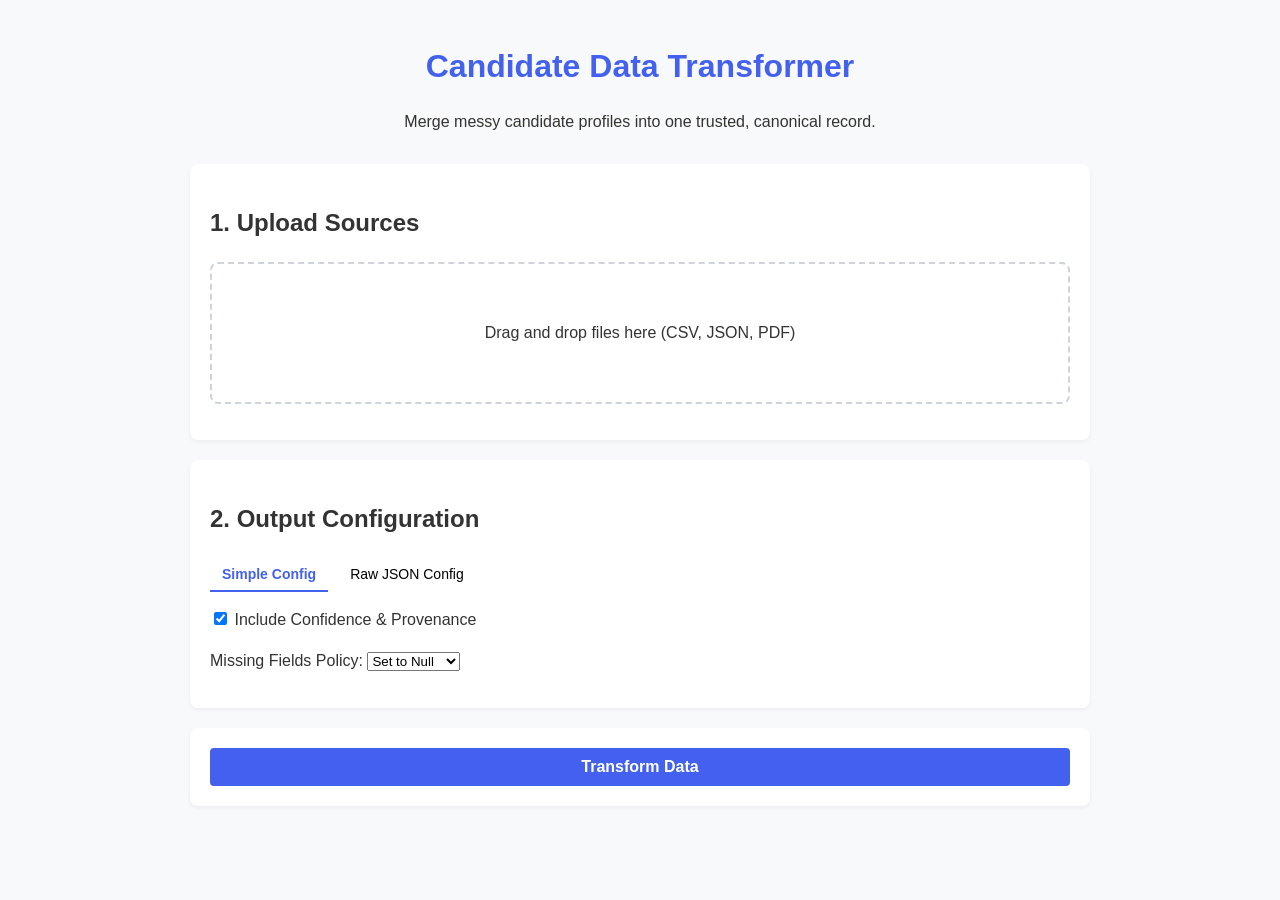
<file: static/index.html>
<!DOCTYPE html>
<html lang="en">
<head>
    <meta charset="UTF-8">
    <meta name="viewport" content="width=device-width, initial-scale=1.0">
    <title>Candidate Data Transformer</title>
    <link rel="stylesheet" href="style.css">
</head>
<body>
    <header>
        <h1>Candidate Data Transformer</h1>
        <p>Merge messy candidate profiles into one trusted, canonical record.</p>
    </header>

    <main>
        <section class="upload-section">
            <h2>1. Upload Sources</h2>
            <div id="drop-zone" class="drop-zone">
                <p>Drag and drop files here (CSV, JSON, PDF)</p>
                <input type="file" id="file-input" multiple accept=".csv, .json, .pdf">
            </div>
            <ul id="file-list" class="file-list"></ul>
        </section>

        <section class="config-section">
            <h2>2. Output Configuration</h2>
            
            <div class="tabs">
                <button class="tab-btn active" data-tab="simple">Simple Config</button>
                <button class="tab-btn" data-tab="advanced">Raw JSON Config</button>
            </div>

            <div id="simple-config" class="tab-content active">
                <div class="form-group">
                    <label><input type="checkbox" id="inc_confidence" checked> Include Confidence & Provenance</label>
                </div>
                <div class="form-group">
                    <label>Missing Fields Policy:</label>
                    <select id="on_missing">
                        <option value="null">Set to Null</option>
                        <option value="omit">Omit Field</option>
                        <option value="error">Throw Error</option>
                    </select>
                </div>
            </div>

            <div id="advanced-config" class="tab-content">
                <p>Paste a complete JSON config to override the simple settings.</p>
                <textarea id="raw-config"></textarea>
                <button id="reset-config" class="btn secondary">Reset to Default</button>
            </div>
        </section>

        <section class="action-section">
            <button id="transform-btn" class="btn primary">Transform Data</button>
            <div id="error-message" class="error-msg hidden"></div>
        </section>

        <section class="results-section hidden" id="results-section">
            <div class="results-header">
                <h2>Canonical Profiles</h2>
                <button id="download-btn" class="btn secondary">Download JSON</button>
            </div>
            <div id="profiles-container"></div>
            
            <details class="raw-json-details">
                <summary>View Raw JSON</summary>
                <pre id="raw-json-output"></pre>
            </details>
        </section>
    </main>

    <script src="script.js"></script>
</body>
</html>
</file>
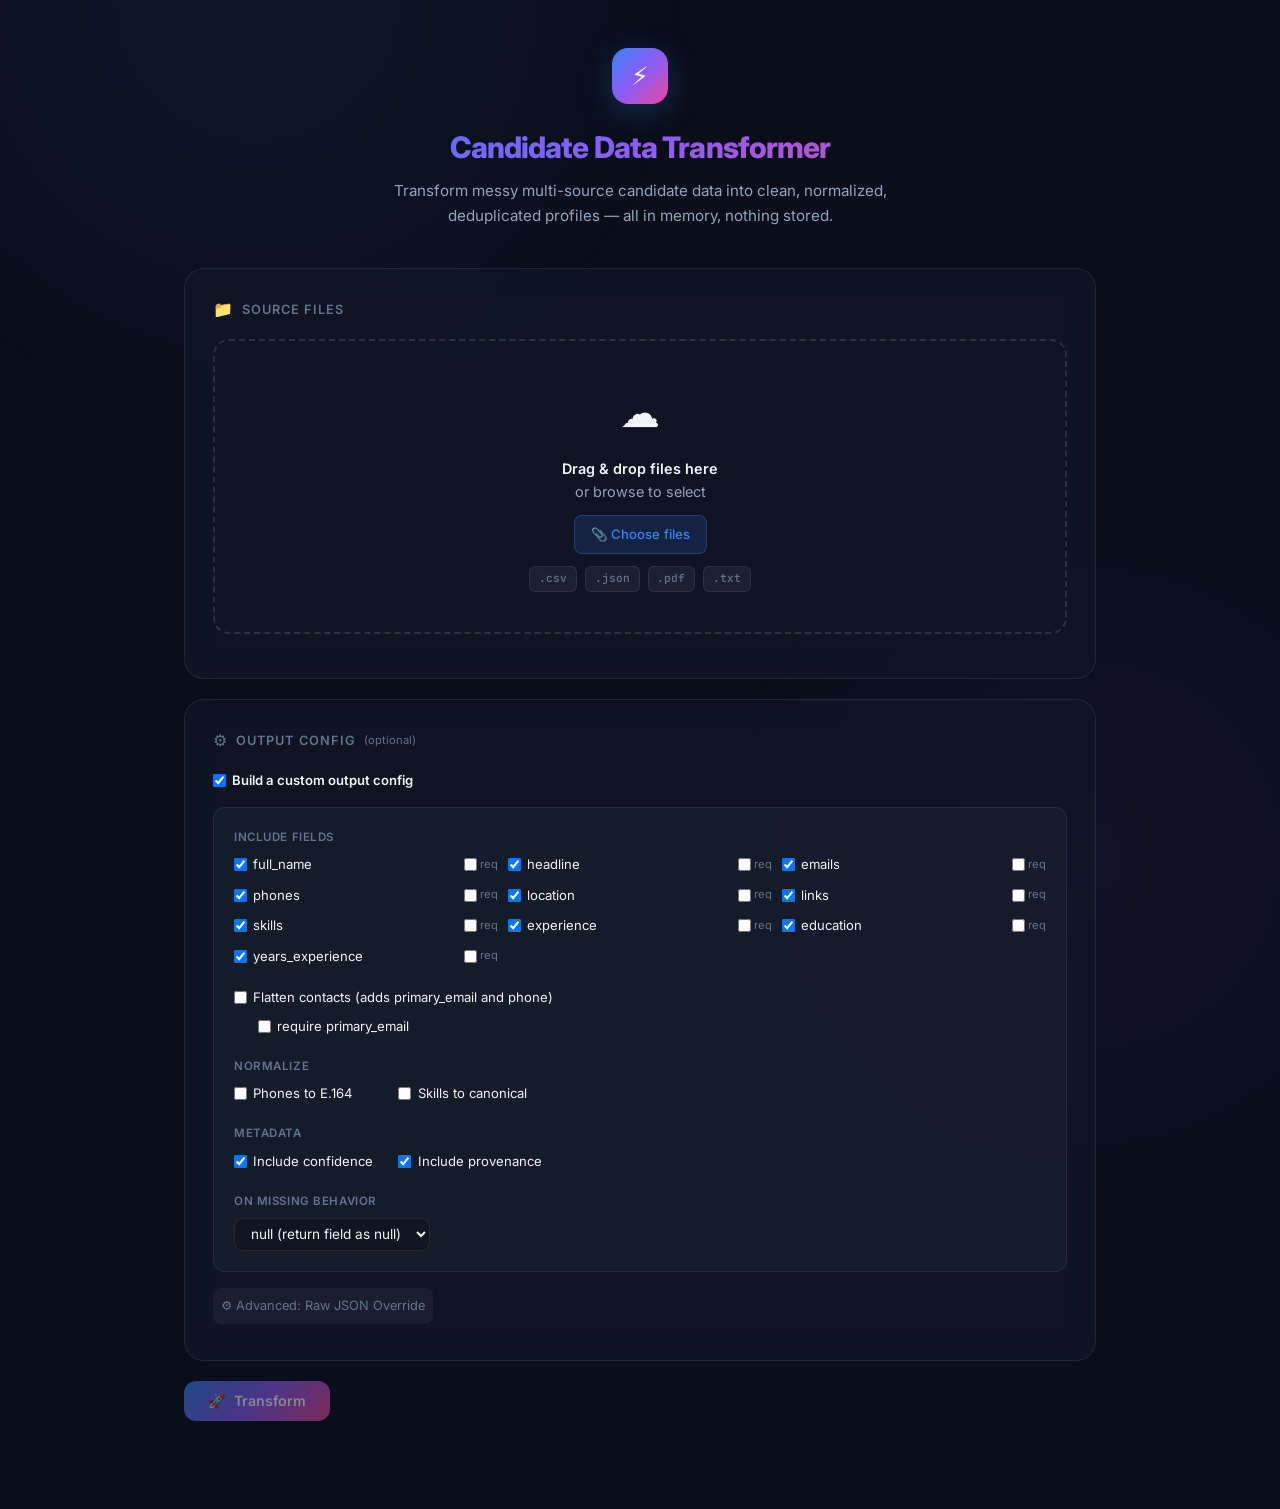
<file: web/static/index.html>
<!doctype html>
<html lang="en">
<head>
<meta charset="utf-8" />
<meta name="viewport" content="width=device-width, initial-scale=1" />
<meta name="description" content="Transform messy multi-source candidate data into clean, normalized, deduplicated profiles with provenance and confidence scoring." />
<title>Candidate Data Transformer</title>
<link rel="preconnect" href="https://fonts.googleapis.com" />
<link rel="preconnect" href="https://fonts.gstatic.com" crossorigin />
<link href="https://fonts.googleapis.com/css2?family=Inter:wght@400;500;600;700;800&family=JetBrains+Mono:wght@400;500&display=swap" rel="stylesheet" />
<style>
/* ── Reset & Base ──────────────────────────────────────────────── */
*, *::before, *::after { box-sizing: border-box; margin: 0; padding: 0; }

:root {
  --bg-primary: #0a0e1a;
  --bg-secondary: #111827;
  --bg-card: rgba(17, 24, 39, 0.7);
  --bg-glass: rgba(255, 255, 255, 0.04);
  --border-subtle: rgba(255, 255, 255, 0.08);
  --border-hover: rgba(255, 255, 255, 0.15);
  --text-primary: #f1f5f9;
  --text-secondary: #94a3b8;
  --text-muted: #64748b;
  --accent-blue: #3b82f6;
  --accent-violet: #8b5cf6;
  --accent-emerald: #10b981;
  --accent-amber: #f59e0b;
  --accent-rose: #f43f5e;
  --gradient-hero: linear-gradient(135deg, #3b82f6 0%, #8b5cf6 50%, #ec4899 100%);
  --gradient-card: linear-gradient(135deg, rgba(59,130,246,0.08) 0%, rgba(139,92,246,0.08) 100%);
  --shadow-glow: 0 0 60px rgba(59,130,246,0.15);
  --radius-sm: 8px;
  --radius-md: 12px;
  --radius-lg: 16px;
  --radius-xl: 20px;
  --transition: 0.25s cubic-bezier(0.4, 0, 0.2, 1);
}

body {
  font-family: 'Inter', system-ui, -apple-system, sans-serif;
  background: var(--bg-primary);
  color: var(--text-primary);
  line-height: 1.6;
  min-height: 100vh;
  overflow-x: hidden;
}

/* ── Ambient background glow ───────────────────────────────────── */
body::before {
  content: '';
  position: fixed;
  top: -40%; left: -20%;
  width: 80%; height: 80%;
  background: radial-gradient(circle, rgba(59,130,246,0.08) 0%, transparent 70%);
  pointer-events: none;
  z-index: 0;
}
body::after {
  content: '';
  position: fixed;
  bottom: -30%; right: -20%;
  width: 70%; height: 70%;
  background: radial-gradient(circle, rgba(139,92,246,0.06) 0%, transparent 70%);
  pointer-events: none;
  z-index: 0;
}

/* ── Layout ────────────────────────────────────────────────────── */
.container {
  position: relative;
  z-index: 1;
  max-width: 960px;
  margin: 0 auto;
  padding: 2rem 1.5rem 4rem;
}

/* ── Header ────────────────────────────────────────────────────── */
.header {
  text-align: center;
  margin-bottom: 2.5rem;
  padding-top: 1rem;
}
.header-icon {
  display: inline-flex;
  align-items: center;
  justify-content: center;
  width: 56px; height: 56px;
  border-radius: var(--radius-lg);
  background: var(--gradient-hero);
  margin-bottom: 1.25rem;
  font-size: 1.6rem;
  box-shadow: 0 8px 32px rgba(59,130,246,0.25);
  animation: float 4s ease-in-out infinite;
}
@keyframes float {
  0%, 100% { transform: translateY(0); }
  50% { transform: translateY(-6px); }
}
.header h1 {
  font-size: 1.85rem;
  font-weight: 800;
  letter-spacing: -0.03em;
  background: var(--gradient-hero);
  -webkit-background-clip: text;
  -webkit-text-fill-color: transparent;
  background-clip: text;
  margin-bottom: 0.5rem;
}
.header p {
  color: var(--text-secondary);
  font-size: 0.95rem;
  max-width: 540px;
  margin: 0 auto;
}

/* ── Glass panels ──────────────────────────────────────────────── */
.panel {
  background: var(--bg-card);
  backdrop-filter: blur(16px);
  -webkit-backdrop-filter: blur(16px);
  border: 1px solid var(--border-subtle);
  border-radius: var(--radius-xl);
  padding: 1.75rem;
  margin-bottom: 1.25rem;
  transition: border-color var(--transition);
}
.panel:hover { border-color: var(--border-hover); }

.panel-title {
  font-size: 0.8rem;
  font-weight: 600;
  text-transform: uppercase;
  letter-spacing: 0.08em;
  color: var(--text-muted);
  margin-bottom: 1rem;
  display: flex;
  align-items: center;
  gap: 0.5rem;
}
.panel-title span { font-size: 1rem; }

/* ── Drop zone ─────────────────────────────────────────────────── */
#drop {
  position: relative;
  border: 2px dashed rgba(255,255,255,0.12);
  border-radius: var(--radius-lg);
  padding: 2.5rem 1.5rem;
  text-align: center;
  cursor: pointer;
  transition: all var(--transition);
  overflow: hidden;
}
#drop::before {
  content: '';
  position: absolute;
  inset: 0;
  background: var(--gradient-card);
  opacity: 0;
  transition: opacity var(--transition);
  border-radius: var(--radius-lg);
}
#drop:hover, #drop.over {
  border-color: var(--accent-blue);
  border-style: solid;
}
#drop:hover::before, #drop.over::before { opacity: 1; }
#drop.over { box-shadow: var(--shadow-glow); }

.drop-icon {
  font-size: 2.5rem;
  margin-bottom: 0.75rem;
  position: relative;
  display: inline-block;
  animation: pulse 2.5s ease-in-out infinite;
}
@keyframes pulse {
  0%, 100% { opacity: 0.7; transform: scale(1); }
  50% { opacity: 1; transform: scale(1.08); }
}
.drop-text {
  position: relative;
  color: var(--text-secondary);
  font-size: 0.9rem;
}
.drop-text strong { color: var(--text-primary); font-weight: 600; }

.file-input-wrapper {
  position: relative;
  display: inline-block;
  margin-top: 0.75rem;
}
.file-input-wrapper input[type="file"] {
  position: absolute;
  inset: 0;
  opacity: 0;
  cursor: pointer;
}
.file-btn {
  position: relative;
  display: inline-flex;
  align-items: center;
  gap: 0.4rem;
  padding: 0.5rem 1rem;
  background: rgba(59,130,246,0.15);
  color: var(--accent-blue);
  border: 1px solid rgba(59,130,246,0.3);
  border-radius: var(--radius-sm);
  font-size: 0.82rem;
  font-weight: 500;
  cursor: pointer;
  transition: all var(--transition);
}
.file-btn:hover {
  background: rgba(59,130,246,0.25);
  border-color: rgba(59,130,246,0.5);
}
.drop-formats {
  position: relative;
  margin-top: 0.75rem;
  display: flex;
  justify-content: center;
  gap: 0.5rem;
  flex-wrap: wrap;
}
.format-tag {
  padding: 0.2rem 0.55rem;
  background: rgba(255,255,255,0.06);
  border: 1px solid var(--border-subtle);
  border-radius: 6px;
  font-size: 0.7rem;
  font-weight: 500;
  color: var(--text-muted);
  font-family: 'JetBrains Mono', monospace;
}

/* ── File chips ────────────────────────────────────────────────── */
.file-chips {
  display: flex;
  flex-wrap: wrap;
  gap: 0.5rem;
  margin-top: 1rem;
}
.file-chip {
  display: inline-flex;
  align-items: center;
  gap: 0.4rem;
  padding: 0.35rem 0.5rem 0.35rem 0.7rem;
  background: rgba(59,130,246,0.1);
  border: 1px solid rgba(59,130,246,0.2);
  border-radius: 999px;
  font-size: 0.78rem;
  color: var(--accent-blue);
  font-weight: 500;
  animation: chipIn 0.3s ease-out;
}
@keyframes chipIn {
  from { opacity: 0; transform: scale(0.85); }
  to { opacity: 1; transform: scale(1); }
}
.file-chip-icon { font-size: 0.9rem; }
.chip-remove {
  display: inline-flex;
  align-items: center;
  justify-content: center;
  width: 18px; height: 18px;
  border-radius: 50%;
  border: none;
  background: rgba(255,255,255,0.08);
  color: var(--text-muted);
  font-size: 0.65rem;
  cursor: pointer;
  transition: all var(--transition);
  line-height: 1;
}
.chip-remove:hover {
  background: rgba(244,63,94,0.2);
  color: var(--accent-rose);
}

/* ── Config textarea ───────────────────────────────────────────── */
textarea {
  width: 100%;
  height: 140px;
  background: rgba(0,0,0,0.3);
  border: 1px solid var(--border-subtle);
  border-radius: var(--radius-md);
  padding: 1rem;
  color: var(--text-primary);
  font-family: 'JetBrains Mono', monospace;
  font-size: 0.78rem;
  line-height: 1.6;
  resize: vertical;
  transition: all var(--transition);
}
textarea::placeholder { color: var(--text-muted); }
textarea:focus {
  outline: none;
  border-color: var(--accent-violet);
  box-shadow: 0 0 0 3px rgba(139,92,246,0.15);
}

/* ── Buttons ───────────────────────────────────────────────────── */
.actions {
  display: flex;
  gap: 0.75rem;
  margin-top: 0.5rem;
  flex-wrap: wrap;
}
.btn {
  display: inline-flex;
  align-items: center;
  gap: 0.5rem;
  padding: 0.7rem 1.5rem;
  border: none;
  border-radius: var(--radius-md);
  font-family: 'Inter', sans-serif;
  font-size: 0.88rem;
  font-weight: 600;
  cursor: pointer;
  transition: all var(--transition);
  position: relative;
  overflow: hidden;
}
.btn::after {
  content: '';
  position: absolute;
  inset: 0;
  background: linear-gradient(rgba(255,255,255,0.1), transparent);
  opacity: 0;
  transition: opacity var(--transition);
}
.btn:hover::after { opacity: 1; }

.btn-primary {
  background: var(--gradient-hero);
  color: #fff;
  box-shadow: 0 4px 16px rgba(59,130,246,0.3);
}
.btn-primary:hover {
  transform: translateY(-1px);
  box-shadow: 0 6px 24px rgba(59,130,246,0.4);
}
.btn-primary:active { transform: translateY(0); }
.btn-primary:disabled {
  opacity: 0.5;
  cursor: not-allowed;
  transform: none !important;
  box-shadow: none;
}

.btn-success {
  background: linear-gradient(135deg, var(--accent-emerald), #059669);
  color: #fff;
  box-shadow: 0 4px 16px rgba(16,185,129,0.3);
}
.btn-success:hover {
  transform: translateY(-1px);
  box-shadow: 0 6px 24px rgba(16,185,129,0.4);
}

.btn-ghost {
  background: rgba(255,255,255,0.06);
  color: var(--text-secondary);
  border: 1px solid var(--border-subtle);
}
.btn-ghost:hover {
  background: rgba(255,255,255,0.1);
  color: var(--text-primary);
}

/* ── Spinner ───────────────────────────────────────────────────── */
.spinner {
  width: 18px; height: 18px;
  border: 2px solid rgba(255,255,255,0.2);
  border-top-color: #fff;
  border-radius: 50%;
  animation: spin 0.6s linear infinite;
}
@keyframes spin { to { transform: rotate(360deg); } }

/* ── Results area ──────────────────────────────────────────────── */
.results-header {
  display: flex;
  align-items: center;
  justify-content: space-between;
  flex-wrap: wrap;
  gap: 1rem;
  margin-bottom: 1.25rem;
}
.results-count {
  font-size: 1.1rem;
  font-weight: 700;
}
.results-count span {
  background: var(--gradient-hero);
  -webkit-background-clip: text;
  -webkit-text-fill-color: transparent;
  background-clip: text;
}

.warnings-box {
  background: rgba(245,158,11,0.08);
  border: 1px solid rgba(245,158,11,0.2);
  border-radius: var(--radius-md);
  padding: 0.85rem 1rem;
  margin-bottom: 1.25rem;
  font-size: 0.82rem;
  color: var(--accent-amber);
  display: flex;
  gap: 0.5rem;
  align-items: flex-start;
}
.warnings-box ul {
  list-style: none;
  padding: 0;
}
.warnings-box li { margin-bottom: 0.25rem; }
.warnings-box li:last-child { margin-bottom: 0; }

/* ── Profile cards ─────────────────────────────────────────────── */
.profile-card {
  background: var(--bg-card);
  backdrop-filter: blur(12px);
  border: 1px solid var(--border-subtle);
  border-radius: var(--radius-xl);
  padding: 1.5rem;
  margin-bottom: 1rem;
  transition: all var(--transition);
  animation: cardIn 0.4s ease-out both;
}
.profile-card:hover {
  border-color: var(--border-hover);
  box-shadow: 0 8px 32px rgba(0,0,0,0.3);
}
@keyframes cardIn {
  from { opacity: 0; transform: translateY(12px); }
  to { opacity: 1; transform: translateY(0); }
}

.profile-top {
  display: flex;
  align-items: center;
  gap: 1rem;
  margin-bottom: 1.25rem;
}
.profile-avatar {
  width: 48px; height: 48px;
  border-radius: 50%;
  background: var(--gradient-card);
  border: 2px solid var(--border-subtle);
  display: flex;
  align-items: center;
  justify-content: center;
  font-size: 1.2rem;
  font-weight: 700;
  color: var(--accent-blue);
  flex-shrink: 0;
}
.profile-info { flex: 1; min-width: 0; }
.profile-name {
  font-size: 1.1rem;
  font-weight: 700;
  white-space: nowrap;
  overflow: hidden;
  text-overflow: ellipsis;
}
.profile-headline {
  font-size: 0.82rem;
  color: var(--text-secondary);
  margin-top: 0.15rem;
}

/* ── Confidence ring ───────────────────────────────────────────── */
.conf-ring {
  position: relative;
  width: 48px; height: 48px;
  flex-shrink: 0;
}
.conf-ring svg { transform: rotate(-90deg); }
.conf-ring circle {
  fill: none;
  stroke-width: 4;
  stroke-linecap: round;
}
.conf-ring .bg { stroke: rgba(255,255,255,0.06); }
.conf-ring .fg { transition: stroke-dashoffset 1s ease-out; }
.conf-label {
  position: absolute;
  inset: 0;
  display: flex;
  align-items: center;
  justify-content: center;
  font-size: 0.7rem;
  font-weight: 700;
}

/* ── Detail rows ───────────────────────────────────────────────── */
.detail-grid {
  display: grid;
  grid-template-columns: repeat(auto-fill, minmax(200px, 1fr));
  gap: 0.75rem;
  margin-bottom: 1rem;
}
.detail-item {
  background: rgba(255,255,255,0.03);
  border-radius: var(--radius-sm);
  padding: 0.65rem 0.85rem;
}
.detail-label {
  font-size: 0.68rem;
  font-weight: 600;
  text-transform: uppercase;
  letter-spacing: 0.06em;
  color: var(--text-muted);
  margin-bottom: 0.3rem;
}
.has-prov {
  border-bottom: 1px dotted rgba(255,255,255,0.4);
  cursor: help;
}
.detail-value {
  font-size: 0.85rem;
  color: var(--text-primary);
  word-break: break-word;
}
.detail-value a {
  color: var(--accent-blue);
  text-decoration: none;
}
.detail-value a:hover { text-decoration: underline; }

/* ── Skills ────────────────────────────────────────────────────── */
.skills-section {
  margin-bottom: 1rem;
}
.section-label {
  font-size: 0.72rem;
  font-weight: 600;
  text-transform: uppercase;
  letter-spacing: 0.06em;
  color: var(--text-muted);
  margin-bottom: 0.6rem;
}
.skill-pills {
  display: flex;
  flex-wrap: wrap;
  gap: 0.4rem;
}
.skill-pill {
  display: inline-flex;
  align-items: center;
  gap: 0.35rem;
  padding: 0.3rem 0.65rem;
  border-radius: 999px;
  font-size: 0.75rem;
  font-weight: 500;
  border: 1px solid;
  transition: all var(--transition);
}
.skill-pill:hover { transform: translateY(-1px); }
.skill-pill.high {
  background: rgba(16,185,129,0.1);
  border-color: rgba(16,185,129,0.25);
  color: var(--accent-emerald);
}
.skill-pill.mid {
  background: rgba(245,158,11,0.1);
  border-color: rgba(245,158,11,0.25);
  color: var(--accent-amber);
}
.skill-pill.low {
  background: rgba(244,63,94,0.1);
  border-color: rgba(244,63,94,0.25);
  color: var(--accent-rose);
}
.skill-conf {
  font-size: 0.65rem;
  opacity: 0.75;
  font-family: 'JetBrains Mono', monospace;
}

/* ── Timeline (experience / education) ─────────────────────────── */
.timeline {
  margin-bottom: 1rem;
  padding-left: 1rem;
  border-left: 2px solid var(--border-subtle);
}
.timeline-item {
  position: relative;
  padding: 0.5rem 0 0.5rem 1rem;
}
.timeline-item::before {
  content: '';
  position: absolute;
  left: -1.32rem;
  top: 0.85rem;
  width: 8px; height: 8px;
  border-radius: 50%;
  background: var(--accent-violet);
  border: 2px solid var(--bg-primary);
}
.timeline-item:last-child { padding-bottom: 0; }
.timeline-title {
  font-size: 0.85rem;
  font-weight: 600;
  color: var(--text-primary);
}
.timeline-sub {
  font-size: 0.78rem;
  color: var(--text-secondary);
}
.timeline-dates {
  font-size: 0.72rem;
  color: var(--text-muted);
  font-family: 'JetBrains Mono', monospace;
  margin-top: 0.15rem;
}

/* ── Provenance toggle ─────────────────────────────────────────── */
.toggle-row {
  display: flex;
  justify-content: flex-end;
  margin-top: 0.5rem;
}
.toggle-btn {
  display: inline-flex;
  align-items: center;
  gap: 0.35rem;
  padding: 0.3rem 0.65rem;
  background: rgba(255,255,255,0.04);
  border: 1px solid var(--border-subtle);
  border-radius: var(--radius-sm);
  color: var(--text-muted);
  font-size: 0.72rem;
  font-weight: 500;
  cursor: pointer;
  transition: all var(--transition);
  font-family: 'Inter', sans-serif;
}
.toggle-btn:hover {
  color: var(--text-secondary);
  border-color: var(--border-hover);
}

/* ── JSON / provenance ─────────────────────────────────────────── */
.json-block {
  display: none;
  margin-top: 0.75rem;
  background: rgba(0,0,0,0.35);
  border: 1px solid var(--border-subtle);
  border-radius: var(--radius-md);
  padding: 1rem;
  max-height: 320px;
  overflow: auto;
  animation: fadeIn 0.25s ease-out;
}
.json-block.open { display: block; }
@keyframes fadeIn {
  from { opacity: 0; }
  to { opacity: 1; }
}
.json-block pre {
  margin: 0;
  font-family: 'JetBrains Mono', monospace;
  font-size: 0.72rem;
  color: var(--text-secondary);
  line-height: 1.65;
  white-space: pre-wrap;
  word-break: break-word;
}

/* ── Empty / error states ──────────────────────────────────────── */
.empty-state {
  text-align: center;
  padding: 3rem 1rem;
  color: var(--text-muted);
}
.empty-state .icon { font-size: 2.5rem; margin-bottom: 0.75rem; }
.empty-state p { font-size: 0.9rem; }

.error-msg {
  background: rgba(244,63,94,0.08);
  border: 1px solid rgba(244,63,94,0.2);
  border-radius: var(--radius-md);
  padding: 1rem;
  color: var(--accent-rose);
  font-size: 0.85rem;
  display: flex;
  align-items: center;
  gap: 0.5rem;
}

/* ── Responsive ────────────────────────────────────────────────── */
@media (max-width: 600px) {
  .container { padding: 1rem; }
  .header h1 { font-size: 1.4rem; }
  .detail-grid { grid-template-columns: 1fr; }
  .profile-top { flex-wrap: wrap; }
}

/* ── Forms & Controls ──────────────────────────────────────────── */
.form-label {
  display: flex; align-items: center; gap: 0.4rem;
  font-size: 0.82rem; color: var(--text-primary);
  cursor: pointer;
}
.form-section-title {
  font-size: 0.72rem; font-weight: 600; color: var(--text-muted);
  text-transform: uppercase; letter-spacing: 0.05em;
  margin-bottom: 0.5rem;
}
.builder-panel {
  display: none;
  background: rgba(255,255,255,0.03);
  border: 1px solid var(--border-subtle);
  border-radius: var(--radius-md);
  padding: 1.25rem;
  margin-bottom: 1rem;
  animation: fadeIn 0.25s ease-out;
}
.builder-panel.open { display: block; }
.form-group { margin-bottom: 1.25rem; }
.form-group:last-child { margin-bottom: 0; }
.checkbox-grid {
  display: grid;
  grid-template-columns: repeat(auto-fill, minmax(140px, 1fr));
  gap: 0.6rem;
}
select.form-input {
  background: rgba(0,0,0,0.2);
  color: var(--text-primary);
  border: 1px solid var(--border-subtle);
  border-radius: var(--radius-sm);
  padding: 0.4rem 0.75rem;
  font-size: 0.85rem;
  font-family: inherit;
  outline: none;
}
select.form-input:focus { border-color: var(--accent-blue); }

/* ── Scrollbar ─────────────────────────────────────────────────── */
::-webkit-scrollbar { width: 6px; height: 6px; }
::-webkit-scrollbar-track { background: transparent; }
::-webkit-scrollbar-thumb { background: rgba(255,255,255,0.1); border-radius: 3px; }
::-webkit-scrollbar-thumb:hover { background: rgba(255,255,255,0.2); }
</style>
</head>
<body>

<div class="container">
  <!-- ── Header ────────────────────────────────────────────────── -->
  <header class="header">
    <div class="header-icon">⚡</div>
    <h1>Candidate Data Transformer</h1>
    <p>Transform messy multi-source candidate data into clean, normalized, deduplicated profiles — all in memory, nothing stored.</p>
  </header>

  <!-- ── Upload panel ──────────────────────────────────────────── -->
  <section class="panel" id="upload-panel">
    <div class="panel-title"><span>📁</span> Source Files</div>
    <div id="drop">
      <div class="drop-icon">☁️</div>
      <div class="drop-text">
        <strong>Drag & drop files here</strong><br>
        or browse to select
      </div>
      <div class="file-input-wrapper">
        <div class="file-btn">📎 Choose files</div>
        <input type="file" id="file-input" multiple accept=".csv,.json,.pdf,.txt" />
      </div>
      <div class="drop-formats">
        <span class="format-tag">.csv</span>
        <span class="format-tag">.json</span>
        <span class="format-tag">.pdf</span>
        <span class="format-tag">.txt</span>
      </div>
    </div>
    <div class="file-chips" id="file-chips"></div>
  </section>

  <!-- ── Config panel ──────────────────────────────────────────── -->
  <section class="panel">
    <div class="panel-title"><span>⚙️</span> Output Config <span style="font-size:0.7rem; color:var(--text-muted); text-transform:none; letter-spacing:0; font-weight:400;">(optional)</span></div>
    
    <div style="margin-bottom: 1rem;">
      <label class="form-label" style="font-weight:600;">
        <input type="checkbox" id="useBuilder" checked> Build a custom output config
      </label>
    </div>

    <div class="builder-panel open" id="config-builder">
      <div class="form-group">
        <div class="form-section-title">Include fields</div>
        <div class="checkbox-grid" id="field-checkboxes" style="grid-template-columns: repeat(auto-fill, minmax(220px, 1fr));">
          <label class="form-label"><input type="checkbox" value="full_name" checked> <span style="flex:1">full_name</span> <label style="font-size:0.7rem; color:var(--text-muted); display:flex; align-items:center; gap:0.2rem;"><input type="checkbox" class="req-check" value="full_name"> req</label></label>
          <label class="form-label"><input type="checkbox" value="headline" checked> <span style="flex:1">headline</span> <label style="font-size:0.7rem; color:var(--text-muted); display:flex; align-items:center; gap:0.2rem;"><input type="checkbox" class="req-check" value="headline"> req</label></label>
          <label class="form-label"><input type="checkbox" value="emails" checked> <span style="flex:1">emails</span> <label style="font-size:0.7rem; color:var(--text-muted); display:flex; align-items:center; gap:0.2rem;"><input type="checkbox" class="req-check" value="emails"> req</label></label>
          <label class="form-label"><input type="checkbox" value="phones" checked> <span style="flex:1">phones</span> <label style="font-size:0.7rem; color:var(--text-muted); display:flex; align-items:center; gap:0.2rem;"><input type="checkbox" class="req-check" value="phones"> req</label></label>
          <label class="form-label"><input type="checkbox" value="location" checked> <span style="flex:1">location</span> <label style="font-size:0.7rem; color:var(--text-muted); display:flex; align-items:center; gap:0.2rem;"><input type="checkbox" class="req-check" value="location"> req</label></label>
          <label class="form-label"><input type="checkbox" value="links" checked> <span style="flex:1">links</span> <label style="font-size:0.7rem; color:var(--text-muted); display:flex; align-items:center; gap:0.2rem;"><input type="checkbox" class="req-check" value="links"> req</label></label>
          <label class="form-label"><input type="checkbox" value="skills" checked> <span style="flex:1">skills</span> <label style="font-size:0.7rem; color:var(--text-muted); display:flex; align-items:center; gap:0.2rem;"><input type="checkbox" class="req-check" value="skills"> req</label></label>
          <label class="form-label"><input type="checkbox" value="experience" checked> <span style="flex:1">experience</span> <label style="font-size:0.7rem; color:var(--text-muted); display:flex; align-items:center; gap:0.2rem;"><input type="checkbox" class="req-check" value="experience"> req</label></label>
          <label class="form-label"><input type="checkbox" value="education" checked> <span style="flex:1">education</span> <label style="font-size:0.7rem; color:var(--text-muted); display:flex; align-items:center; gap:0.2rem;"><input type="checkbox" class="req-check" value="education"> req</label></label>
          <label class="form-label"><input type="checkbox" value="years_experience" checked> <span style="flex:1">years_experience</span> <label style="font-size:0.7rem; color:var(--text-muted); display:flex; align-items:center; gap:0.2rem;"><input type="checkbox" class="req-check" value="years_experience"> req</label></label>
        </div>
      </div>

      <div class="form-group">
        <label class="form-label"><input type="checkbox" id="flattenContacts"> Flatten contacts (adds primary_email and phone)</label>
        <div style="margin-left: 1.5rem; margin-top: 0.5rem; display:flex; gap:1rem;" id="flatten-reqs">
          <label class="form-label"><input type="checkbox" class="req-check" value="primary_email"> require primary_email</label>
        </div>
      </div>

      <div class="form-group">
        <div class="form-section-title">Normalize</div>
        <div class="checkbox-grid">
          <label class="form-label"><input type="checkbox" id="normPhones"> Phones to E.164</label>
          <label class="form-label"><input type="checkbox" id="normSkills"> Skills to canonical</label>
        </div>
      </div>

      <div class="form-group">
        <div class="form-section-title">Metadata</div>
        <div class="checkbox-grid">
          <label class="form-label"><input type="checkbox" id="incConf" checked> Include confidence</label>
          <label class="form-label"><input type="checkbox" id="incProv" checked> Include provenance</label>
        </div>
      </div>

      <div class="form-group">
        <div class="form-section-title">On missing behavior</div>
        <select class="form-input" id="onMissing">
          <option value="null">null (return field as null)</option>
          <option value="omit">omit (leave field out)</option>
          <option value="error">error (drop record)</option>
        </select>
      </div>
    </div>

    <details>
      <summary style="font-size:0.8rem; color:var(--text-muted); cursor:pointer; margin-bottom:0.5rem; padding: 0.5rem; border-radius: var(--radius-sm); background: rgba(255,255,255,0.05); display: inline-block;">⚙️ Advanced: Raw JSON Override</summary>
      <textarea id="config" placeholder='Paste raw JSON here to override the UI builder completely. (Leave blank to use the visual builder)' style="width:100%; height:120px; background:rgba(0,0,0,0.2); border:1px solid var(--border-subtle); border-radius:var(--radius-sm); color:var(--text-secondary); padding:0.75rem; font-family:'JetBrains Mono', monospace; font-size:0.75rem; resize:vertical; margin-top:0.5rem;"></textarea>
    </details>
  </section>


  <!-- ── Actions ───────────────────────────────────────────────── -->
  <div class="actions">
    <button class="btn btn-primary" id="btn-transform" disabled>
      <span id="btn-icon">🚀</span>
      <span id="btn-text">Transform</span>
    </button>
    <button class="btn btn-success" id="btn-download" style="display:none">
      ⬇️ Download JSON
    </button>
    <button class="btn btn-ghost" id="btn-clear" style="display:none">
      🗑️ Clear
    </button>
  </div>

  <!-- ── Output ────────────────────────────────────────────────── -->
  <div id="output" style="margin-top:1.5rem"></div>
</div>

<script>
// ── State ──────────────────────────────────────────────────────────
const picked = [];
let lastResult = null;

// ── DOM refs ───────────────────────────────────────────────────────
const dropZone   = document.getElementById('drop');
const fileInput  = document.getElementById('file-input');
const chipsEl    = document.getElementById('file-chips');
const btnTransform = document.getElementById('btn-transform');
const btnDownload  = document.getElementById('btn-download');
const btnClear     = document.getElementById('btn-clear');
const outputEl     = document.getElementById('output');

// ── File handling ──────────────────────────────────────────────────
function addFiles(fileList) {
  for (const f of fileList) {
    // Deduplicate by name+size to avoid re-adds on repeated drag-drops.
    if (!picked.some(p => p.name === f.name && p.size === f.size)) {
      picked.push(f);
    }
  }
  renderChips();
}

function removeFile(index) {
  picked.splice(index, 1);
  renderChips();
}

function fileIcon(name) {
  const ext = name.split('.').pop().toLowerCase();
  if (ext === 'csv')  return '📊';
  if (ext === 'json') return '📋';
  if (ext === 'pdf')  return '📄';
  return '📝';
}

function renderChips() {
  btnTransform.disabled = picked.length === 0;
  if (!picked.length) { chipsEl.innerHTML = ''; return; }
  chipsEl.innerHTML = picked.map((f, i) =>
    `<span class="file-chip">
       <span class="file-chip-icon">${fileIcon(f.name)}</span>
       ${f.name}
       <button class="chip-remove" data-idx="${i}" title="Remove">✕</button>
     </span>`
  ).join('');
}

chipsEl.addEventListener('click', e => {
  const btn = e.target.closest('.chip-remove');
  if (btn) removeFile(parseInt(btn.dataset.idx));
});

fileInput.addEventListener('change', e => { addFiles(e.target.files); fileInput.value = ''; });

['dragenter','dragover'].forEach(ev =>
  dropZone.addEventListener(ev, e => { e.preventDefault(); dropZone.classList.add('over'); })
);
['dragleave','drop'].forEach(ev =>
  dropZone.addEventListener(ev, e => { e.preventDefault(); dropZone.classList.remove('over'); })
);
dropZone.addEventListener('drop', e => addFiles(e.dataTransfer.files));

// ── Confidence helpers ─────────────────────────────────────────────
function confColor(c) {
  if (c >= 0.8) return 'var(--accent-emerald)';
  if (c >= 0.5) return 'var(--accent-amber)';
  return 'var(--accent-rose)';
}

function confRing(conf) {
  const pct = Math.round(conf * 100);
  const r = 18, circ = 2 * Math.PI * r;
  const dash = circ * conf;
  return `<div class="conf-ring" title="Confidence: ${pct}%">
    <svg width="48" height="48" viewBox="0 0 48 48">
      <circle class="bg" cx="24" cy="24" r="${r}" />
      <circle class="fg" cx="24" cy="24" r="${r}"
        stroke="${confColor(conf)}"
        stroke-dasharray="${circ}"
        stroke-dashoffset="${circ - dash}" />
    </svg>
    <div class="conf-label" style="color:${confColor(conf)}">${pct}%</div>
  </div>`;
}

// ── Profile card builder ───────────────────────────────────────────
function initials(name) {
  if (!name) return '?';
  return name.split(/\s+/).map(w => w[0]).join('').toUpperCase().slice(0, 2);
}

function buildProfileCard(p, idx) {
  const conf = (p._confidence && p._confidence.overall) ?? p.overall_confidence;
  const name = p.full_name || p.primary_email || '(unnamed)';
  const headline = p.headline || p.title || '';

  // Build provenance map
  const provMap = {};
  const provArray = p.provenance || p._provenance;
  if (provArray && Array.isArray(provArray)) {
    for (const item of provArray) {
      if (!item.field) continue;
      const baseField = item.field.split('.')[0];
      if (!provMap[baseField]) provMap[baseField] = new Set();
      provMap[baseField].add(`${item.source} (${item.method})`);
    }
  }

  function provAttr(field) {
    if (!provMap[field] || provMap[field].size === 0) return '';
    const items = Array.from(provMap[field]).join(', ');
    return ` title="Source: ${escapeHtml(items)}" class="has-prov"`;
  }

  // Detail items
  let details = '';
  const emails = p.emails || (p.primary_email ? [p.primary_email] : []);
  if (emails.length) {
    details += `<div class="detail-item">
      <div class="detail-label"><span${provAttr('emails')}>📧 Email</span></div>
      <div class="detail-value">${emails.map(e => `<a href="mailto:${e}">${e}</a>`).join(', ')}</div>
    </div>`;
  }
  const phones = p.phones || (p.phone ? [p.phone] : []);
  if (phones.length) {
    details += `<div class="detail-item">
      <div class="detail-label"><span${provAttr('phones')}>📱 Phone</span></div>
      <div class="detail-value">${phones.join(', ')}</div>
    </div>`;
  }
  const loc = p.location;
  if (loc && (loc.city || loc.country)) {
    const parts = [loc.city, loc.region, loc.country].filter(Boolean);
    details += `<div class="detail-item">
      <div class="detail-label"><span${provAttr('location')}>📍 Location</span></div>
      <div class="detail-value">${parts.join(', ')}</div>
    </div>`;
  } else if (p.country) {
    details += `<div class="detail-item">
      <div class="detail-label"><span${provAttr('location')}>📍 Country</span></div>
      <div class="detail-value">${p.country}</div>
    </div>`;
  }
  const links = p.links || {};
  if (links.linkedin) {
    details += `<div class="detail-item">
      <div class="detail-label"><span${provAttr('links')}>🔗 LinkedIn</span></div>
      <div class="detail-value"><a href="https://${links.linkedin}" target="_blank">${links.linkedin}</a></div>
    </div>`;
  }
  if (links.github) {
    details += `<div class="detail-item">
      <div class="detail-label"><span${provAttr('links')}>💻 GitHub</span></div>
      <div class="detail-value"><a href="https://${links.github}" target="_blank">${links.github}</a></div>
    </div>`;
  }
  if (p.years_experience != null) {
    details += `<div class="detail-item">
      <div class="detail-label"><span${provAttr('experience')}>⏳ Experience</span></div>
      <div class="detail-value">${p.years_experience} year${p.years_experience !== 1 ? 's' : ''}</div>
    </div>`;
  }

  // Skills
  let skillsHtml = '';
  const skills = p.skills || [];
  if (skills.length) {
    const pills = skills.map(s => {
      const name = typeof s === 'string' ? s : s.name;
      return `<span class="skill-pill high">${name}</span>`;
    }).join('');
    skillsHtml = `<div class="skills-section">
      <div class="section-label"><span${provAttr('skills')}>🛠️ Skills</span></div>
      <div class="skill-pills">${pills}</div>
    </div>`;
  }

  // Experience timeline
  let expHtml = '';
  const exp = p.experience || [];
  if (exp.length) {
    const items = exp.map(e => {
      const dates = [e.start, e.end || 'Present'].filter(Boolean).join(' → ');
      return `<div class="timeline-item">
        <div class="timeline-title">${e.title || 'Unknown Role'}</div>
        <div class="timeline-sub">${e.company || 'Unknown Company'}</div>
        ${dates && dates !== 'Present' ? `<div class="timeline-dates">${dates}</div>` : ''}
      </div>`;
    }).join('');
    expHtml = `<div class="section-label" style="margin-bottom:0.5rem"><span${provAttr('experience')}>💼 Experience</span></div>
      <div class="timeline">${items}</div>`;
  }

  // Education timeline
  let eduHtml = '';
  const edu = p.education || [];
  if (edu.length) {
    const items = edu.map(e => {
      const degree = [e.degree, e.field].filter(Boolean).join(' in ');
      const subInfo = [e.end_year, e.score ? `Score: ${e.score}` : null].filter(Boolean).join(' | ');
      return `<div class="timeline-item">
        <div class="timeline-title">${e.institution || 'Unknown'}</div>
        ${degree ? `<div class="timeline-sub">${degree}</div>` : ''}
        ${subInfo ? `<div class="timeline-dates">${subInfo}</div>` : ''}
      </div>`;
    }).join('');
    eduHtml = `<div class="section-label" style="margin-bottom:0.5rem"><span${provAttr('education')}>🎓 Education</span></div>
      <div class="timeline">${items}</div>`;
  }

  const cardId = `card-${idx}`;
  return `<div class="profile-card" style="animation-delay:${idx * 0.08}s">
    <div class="profile-top">
      <div class="profile-avatar">${initials(p.full_name)}</div>
      <div class="profile-info">
        <div class="profile-name"><span${provAttr('full_name')}>${name}</span></div>
        ${headline ? `<div class="profile-headline">${headline}</div>` : ''}
      </div>
      ${conf !== undefined ? confRing(conf) : ''}
    </div>
    ${details ? `<div class="detail-grid">${details}</div>` : ''}
    ${skillsHtml}
    ${expHtml}
    ${eduHtml}
    <div class="toggle-row">
      <button class="toggle-btn" onclick="toggleJson('${cardId}')">
        ⟨/⟩ Raw JSON
      </button>
    </div>
    <div class="json-block" id="${cardId}">
      <pre>${escapeHtml(JSON.stringify(p, null, 2))}</pre>
    </div>
  </div>`;
}

function escapeHtml(s) {
  return s.replace(/&/g,'&amp;').replace(/</g,'&lt;').replace(/>/g,'&gt;');
}

function toggleJson(id) {
  document.getElementById(id).classList.toggle('open');
}

// ── Config Builder ─────────────────────────────────────────────────
document.getElementById('useBuilder').addEventListener('change', (e) => {
  document.getElementById('config-builder').classList.toggle('open', e.target.checked);
});

function builtConfig() {
  if (!document.getElementById('useBuilder').checked) return "";

  const fields = [];
  const reqBoxes = Array.from(document.querySelectorAll('.req-check:checked')).map(b => b.value);

  const getType = (path) => {
    if (path === 'skills') return 'string[]';
    if (['full_name', 'headline', 'primary_email', 'phone', 'location_raw'].includes(path)) return 'string';
    return 'any';
  };

  const boxes = document.querySelectorAll('#field-checkboxes input[type="checkbox"]:not(.req-check):checked');
  for (const box of boxes) {
    const path = box.value;
    const f = { path, type: getType(path) };
    if (reqBoxes.includes(path)) f.required = true;
    
    // Add normalization if toggled
    if (path === 'phones' && document.getElementById('normPhones').checked) {
      f.normalize = 'E164';
    }
    if (path === 'skills') {
      f.from = 'skills[].name';
      if (document.getElementById('normSkills').checked) {
        f.normalize = 'canonical';
      }
    }
    fields.push(f);
  }

  // Flatten contacts
  if (document.getElementById('flattenContacts').checked) {
    const emailF = { path: 'primary_email', from: 'emails[0]', type: 'string' };
    if (reqBoxes.includes('primary_email')) emailF.required = true;
    fields.push(emailF);

    const phoneF = { path: 'phone', from: 'phones[0]', type: 'string' };
    if (document.getElementById('normPhones').checked) phoneF.normalize = 'E164';
    fields.push(phoneF);
  }

  const conf = { fields };

  // Metadata
  conf.include_confidence = document.getElementById('incConf').checked;
  conf.include_provenance = document.getElementById('incProv').checked;

  // On missing
  const missing = document.getElementById('onMissing').value;
  if (missing !== 'null') {
    conf.on_missing = missing;
  }

  return JSON.stringify(conf);
}

// ── Transform action ───────────────────────────────────────────────
btnTransform.addEventListener('click', async () => {
  if (!picked.length) return;

  // Set loading state
  btnTransform.disabled = true;
  document.getElementById('btn-icon').innerHTML = '<div class="spinner"></div>';
  document.getElementById('btn-text').textContent = 'Processing…';
  outputEl.innerHTML = '';

  const fd = new FormData();
  picked.forEach(f => fd.append('files', f));
  
  const rawText = document.getElementById('config').value.trim();
  fd.append('config', rawText || builtConfig());

  let res;
  try {
    res = await fetch('/api/transform', { method: 'POST', body: fd });
  } catch (err) {
    outputEl.innerHTML = `<div class="error-msg">⚠️ Network error: ${err}</div>`;
    resetButton();
    return;
  }

  const data = await res.json();
  if (!res.ok) {
    outputEl.innerHTML = `<div class="error-msg">⚠️ ${data.error || 'Something went wrong'}</div>`;
    resetButton();
    return;
  }

  lastResult = data;
  btnDownload.style.display = 'inline-flex';
  btnClear.style.display = 'inline-flex';
  resetButton();

  // Warnings
  let html = '';
  if (data.warnings && data.warnings.length) {
    html += `<div class="warnings-box">
      <span>⚠️</span>
      <ul>${data.warnings.map(w => `<li>${w}</li>`).join('')}</ul>
    </div>`;
  }

  // Results header
  html += `<div class="results-header">
    <div class="results-count"><span>${data.count}</span> profile${data.count !== 1 ? 's' : ''} found</div>
  </div>`;

  // Profile cards
  if (data.profiles && data.profiles.length) {
    html += data.profiles.map((p, i) => buildProfileCard(p, i)).join('');
  } else {
    html += `<div class="empty-state">
      <div class="icon">🔍</div>
      <p>No profiles could be extracted from the uploaded files.</p>
    </div>`;
  }

  outputEl.innerHTML = html;
});

function resetButton() {
  btnTransform.disabled = picked.length === 0;
  document.getElementById('btn-icon').innerHTML = '🚀';
  document.getElementById('btn-text').textContent = 'Transform';
}

// ── Download ───────────────────────────────────────────────────────
btnDownload.addEventListener('click', () => {
  if (!lastResult) return;
  const blob = new Blob([JSON.stringify(lastResult, null, 2)], { type: 'application/json' });
  const a = document.createElement('a');
  a.href = URL.createObjectURL(blob);
  a.download = 'profiles.json';
  a.click();
  URL.revokeObjectURL(a.href);
});

// ── Clear ──────────────────────────────────────────────────────────
btnClear.addEventListener('click', () => {
  picked.length = 0;
  lastResult = null;
  renderChips();
  outputEl.innerHTML = '';
  btnDownload.style.display = 'none';
  btnClear.style.display = 'none';
  document.getElementById('config').value = '';
});
</script>
</body>
</html>
</file>
<file: static/style.css>
:root {
    --bg: #f8f9fa;
    --text: #333;
    --primary: #4361ee;
    --primary-hover: #3a56d4;
    --secondary: #e9ecef;
    --secondary-hover: #dee2e6;
    --border: #ced4da;
    --success: #2a9d8f;
    --error: #e76f51;
    --card-bg: #fff;
}

* { box-sizing: border-box; font-family: -apple-system, BlinkMacSystemFont, "Segoe UI", Roboto, Helvetica, Arial, sans-serif; }

body { background: var(--bg); color: var(--text); line-height: 1.6; margin: 0; padding: 20px; }

header { text-align: center; margin-bottom: 30px; }
h1 { color: var(--primary); margin-bottom: 5px; }

main { max-width: 900px; margin: 0 auto; display: flex; flex-direction: column; gap: 20px; }

section { background: var(--card-bg); padding: 20px; border-radius: 8px; box-shadow: 0 2px 4px rgba(0,0,0,0.05); }

/* Upload Section */
.drop-zone { border: 2px dashed var(--border); border-radius: 8px; padding: 40px; text-align: center; cursor: pointer; transition: background 0.2s; position: relative; }
.drop-zone.dragover { background: var(--secondary); border-color: var(--primary); }
.drop-zone input { position: absolute; width: 100%; height: 100%; top: 0; left: 0; opacity: 0; cursor: pointer; }
.file-list { list-style: none; padding: 0; margin-top: 10px; }
.file-list li { padding: 5px 10px; background: var(--secondary); margin-bottom: 5px; border-radius: 4px; font-size: 14px; }

/* Config Section */
.tabs { display: flex; gap: 10px; margin-bottom: 15px; }
.tab-btn { background: none; border: none; border-bottom: 2px solid transparent; padding: 8px 12px; cursor: pointer; font-size: 14px; }
.tab-btn.active { border-color: var(--primary); color: var(--primary); font-weight: bold; }
.tab-content { display: none; }
.tab-content.active { display: block; }
.form-group { margin-bottom: 15px; }
textarea { width: 100%; height: 200px; font-family: monospace; padding: 10px; border: 1px solid var(--border); border-radius: 4px; resize: vertical; }

/* Action Buttons */
.btn { padding: 10px 20px; border: none; border-radius: 4px; cursor: pointer; font-weight: 600; font-size: 16px; transition: background 0.2s; }
.btn.primary { background: var(--primary); color: white; width: 100%; }
.btn.primary:hover { background: var(--primary-hover); }
.btn.secondary { background: var(--secondary); color: var(--text); }
.btn.secondary:hover { background: var(--secondary-hover); }
.error-msg { margin-top: 10px; color: var(--error); padding: 10px; background: #ffe6e6; border-radius: 4px; }
.hidden { display: none; }

/* Results */
.results-header { display: flex; justify-content: space-between; align-items: center; margin-bottom: 20px; }
.profile-card { border: 1px solid var(--border); border-radius: 8px; padding: 20px; margin-bottom: 20px; background: #fafafa; }
.profile-header { border-bottom: 1px solid var(--border); padding-bottom: 10px; margin-bottom: 15px; }
.profile-header h3 { margin: 0; color: var(--primary); }
.confidence-badge { font-size: 12px; padding: 2px 6px; border-radius: 10px; font-weight: bold; margin-left: 10px; }
.conf-high { background: #d4edda; color: #155724; }
.conf-med { background: #fff3cd; color: #856404; }
.conf-low { background: #f8d7da; color: #721c24; }

.field-group { margin-bottom: 10px; display: flex; flex-wrap: wrap; align-items: baseline; }
.field-label { font-weight: 600; min-width: 150px; color: #555; }
.field-value { margin-right: 10px; }
.prov-badge { font-size: 11px; background: #e2e8f0; color: #475569; padding: 2px 5px; border-radius: 4px; cursor: help; }

.raw-json-details { margin-top: 20px; }
#raw-json-output { background: #2d2d2d; color: #f8f8f2; padding: 15px; border-radius: 4px; overflow-x: auto; font-size: 13px; }
</file>
